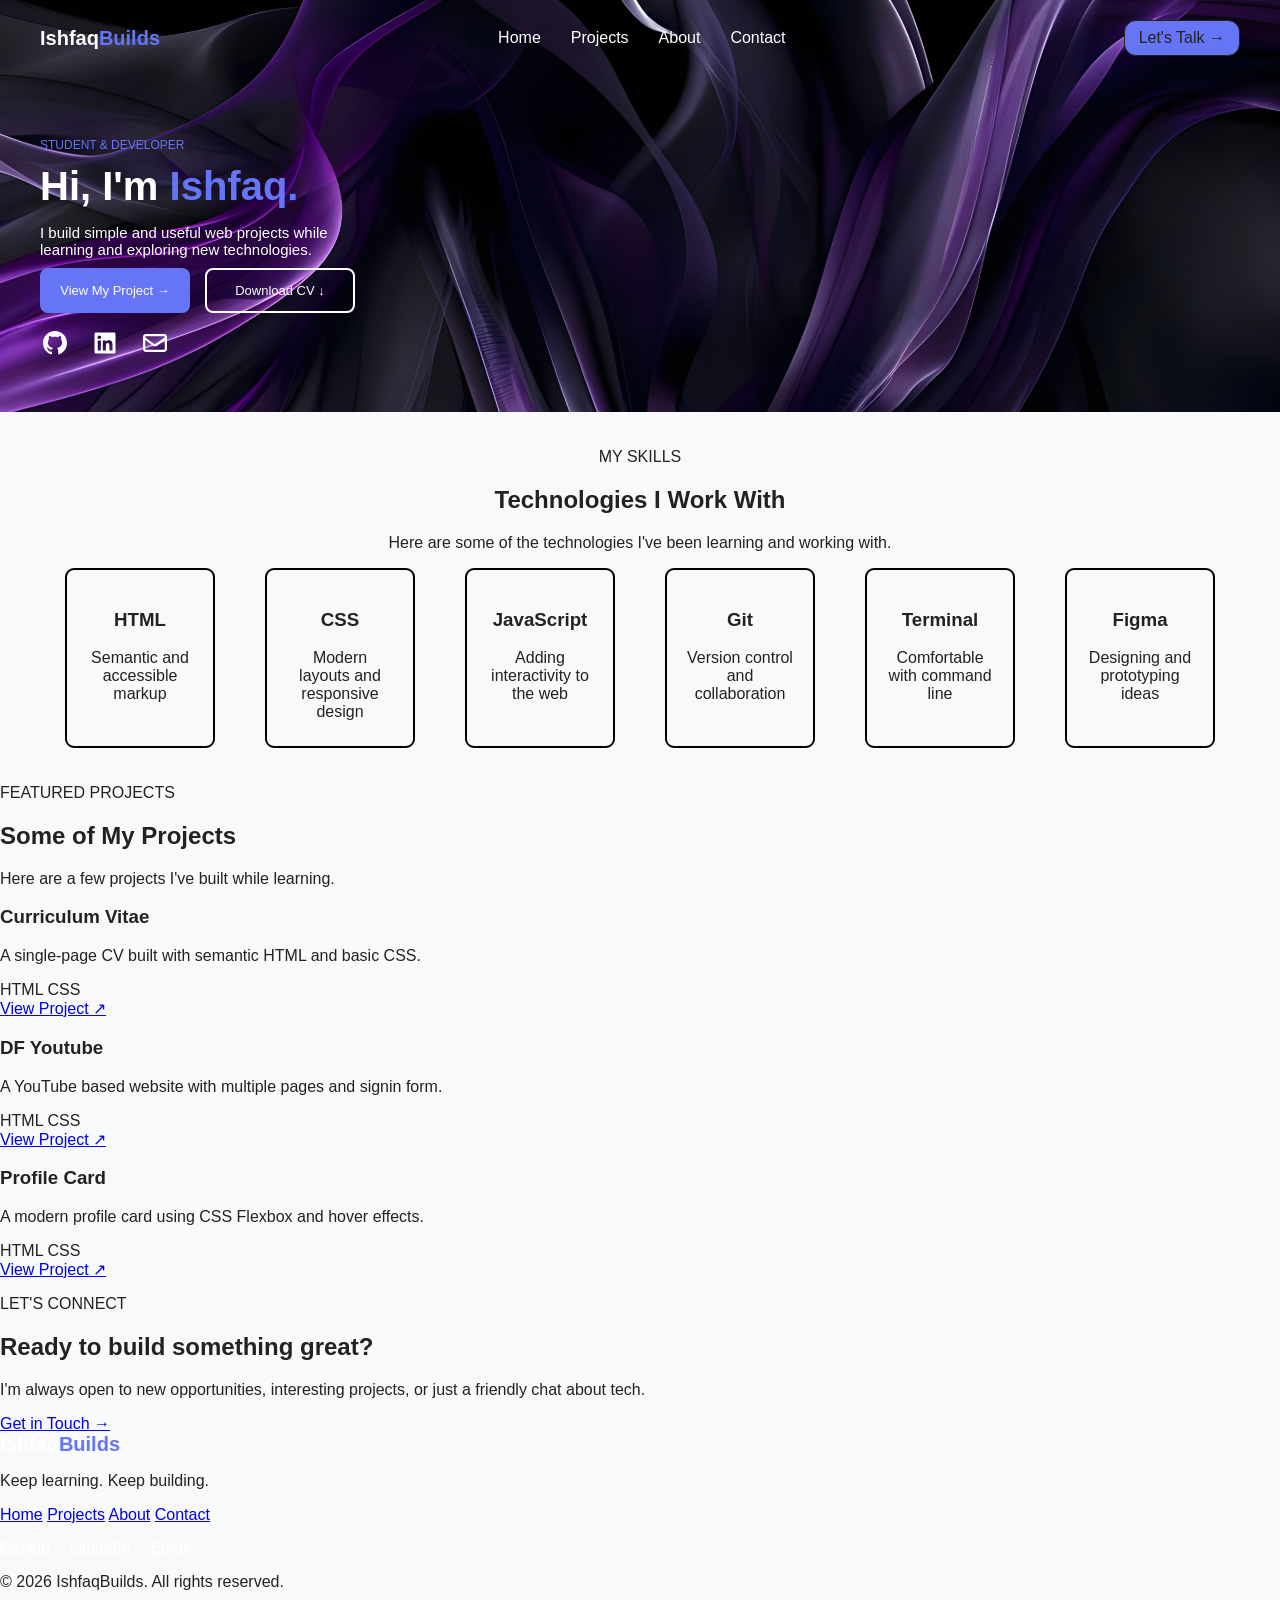
<file: index.html>
<!doctype html>
<html lang="en">
  <head>
    <meta charset="UTF-8" />
    <meta name="viewport" content="width=device-width, initial-scale=1.0" />
    <link rel="stylesheet" href="style.css" />
    <title>IshfaqBuilds | Developer</title>
  </head>

  <body>
    <!-- ################# HEADER / HERO ################# -->

    <header>
      <nav>
        <a href="#" class="logo">Ishfaq<span>Builds</span></a>

        <div class="nav-links">
          <a href="#">Home</a>
          <a href="#projects">Projects</a>
          <a href="#about">About</a>
          <a href="#contact">Contact</a>
        </div>

        <a href="#contact" class="nav-button">Let's Talk →</a>
      </nav>

      <!-- ################# HERO ################# -->

      <section class="hero">
        <div class="hero-content">
          <p class="eyebrow">STUDENT & DEVELOPER</p>

          <h1>Hi, I'm <span>Ishfaq.</span></h1>

          <p class="hero-description">
            I build simple and useful web projects while <br />
            learning and exploring new technologies.
          </p>

          <div class="hero-buttons">
            <a href="#projects">View My Project →</a>
            <a href="cv.pdf">Download CV ↓</a>
          </div>

          <div class="social-links">
            <a href="#github"><svg xmlns="http://www.w3.org/2000/svg" viewBox="0 0 640 640"><path d="M280.5 426.5C214.5 418.5 168 371 168 309.5C168 284.5 177 257.5 192 239.5C185.5 223 186.5 188 194 173.5C214 171 241 181.5 257 196C276 190 296 187 320.5 187C345 187 365 190 383 195.5C398.5 181.5 426 171 446 173.5C453 187 454 222 447.5 239C463.5 258 472 283.5 472 309.5C472 371 425.5 417.5 358.5 426C375.5 437 387 461 387 488.5L387 540.5C387 555.5 399.5 564 414.5 558C505 523.5 576 433 576 321C576 179.5 461 64 319.5 64C178 64 64 179.5 64 321C64 432 134.5 524 229.5 558.5C243 563.5 256 554.5 256 541L256 501C249 504 240 506 232 506C199 506 179.5 488 165.5 454.5C160 441 154 433 142.5 431.5C136.5 431 134.5 428.5 134.5 425.5C134.5 419.5 144.5 415 154.5 415C169 415 181.5 424 194.5 442.5C204.5 457 215 463.5 227.5 463.5C240 463.5 248 459 259.5 447.5C268 439 274.5 431.5 280.5 426.5z"/></svg></a>
            <a href="#linkedin"><svg xmlns="http://www.w3.org/2000/svg" viewBox="0 0 640 640"><path d="M512 96L127.9 96C110.3 96 96 110.5 96 128.3L96 511.7C96 529.5 110.3 544 127.9 544L512 544C529.6 544 544 529.5 544 511.7L544 128.3C544 110.5 529.6 96 512 96zM231.4 480L165 480L165 266.2L231.5 266.2L231.5 480L231.4 480zM198.2 160C219.5 160 236.7 177.2 236.7 198.5C236.7 219.8 219.5 237 198.2 237C176.9 237 159.7 219.8 159.7 198.5C159.7 177.2 176.9 160 198.2 160zM480.3 480L413.9 480L413.9 376C413.9 351.2 413.4 319.3 379.4 319.3C344.8 319.3 339.5 346.3 339.5 374.2L339.5 480L273.1 480L273.1 266.2L336.8 266.2L336.8 295.4L337.7 295.4C346.6 278.6 368.3 260.9 400.6 260.9C467.8 260.9 480.3 305.2 480.3 362.8L480.3 480z"/></svg></a>
            <a href="#email"><svg xmlns="http://www.w3.org/2000/svg" viewBox="0 0 640 640"><path d="M125.4 128C91.5 128 64 155.5 64 189.4C64 190.3 64 191.1 64.1 192L64 192L64 448C64 483.3 92.7 512 128 512L512 512C547.3 512 576 483.3 576 448L576 192L575.9 192C576 191.1 576 190.3 576 189.4C576 155.5 548.5 128 514.6 128L125.4 128zM528 256.3L528 448C528 456.8 520.8 464 512 464L128 464C119.2 464 112 456.8 112 448L112 256.3L266.8 373.7C298.2 397.6 341.7 397.6 373.2 373.7L528 256.3zM112 189.4C112 182 118 176 125.4 176L514.6 176C522 176 528 182 528 189.4C528 193.6 526 197.6 522.7 200.1L344.2 335.5C329.9 346.3 310.1 346.3 295.8 335.5L117.3 200.1C114 197.6 112 193.6 112 189.4z"/></svg></a>
          </div>
        </div>
      </section>
    </header>

    <!-- ################# MAIN CONTENT ################# -->

    <main>
      <section class="skills" id="about">
        <p class="eyebrow">MY SKILLS</p>

        <h2>Technologies I Work With</h2>

        <p class="skills-description">
          Here are some of the technologies I've been learning and working with.
        </p>

        <div class="skills-container">
          <div class="skill-card">
            <h3>HTML</h3>
            <p>Semantic and accessible markup</p>
          </div>

          <div class="skill-card">
            <h3>CSS</h3>
            <p>Modern layouts and responsive design</p>
          </div>

          <div class="skill-card">
            <h3>JavaScript</h3>
            <p>Adding interactivity to the web</p>
          </div>

          <div class="skill-card">
            <h3>Git</h3>
            <p>Version control and collaboration</p>
          </div>

          <div class="skill-card">
            <h3>Terminal</h3>
            <p>Comfortable with command line</p>
          </div>

          <div class="skill-card">
            <h3>Figma</h3>
            <p>Designing and prototyping ideas</p>
          </div>
        </div>
      </section>

      <section class="projects" id="projects">
        <p class="eyebrow">FEATURED PROJECTS</p>
        <h2>Some of My Projects</h2>
        <p>Here are a few projects I've built while learning.</p>

        <div class="projects-container">

          <article class="project-card">
            <div class="project-image"></div>
            <h3>Curriculum Vitae</h3>
            <p>A single-page CV built with semantic HTML and basic CSS.</p>

            <div class="tags">
              <span>HTML</span>
              <span>CSS</span>
            </div>

            <a href="#">View Project ↗</a>
          </article>

          <article class="project-card">
            <div class="project-image"></div>
            <h3>DF Youtube</h3>
            <p>A YouTube based website with multiple pages and signin form.</p>

            <div class="tags">
              <span>HTML</span>
              <span>CSS</span>
            </div>

            <a href="#">View Project ↗</a>
          </article>

          <article class="project-card">
            <div class="project-image"></div>
            <h3>Profile Card</h3>
            <p>A modern profile card using CSS Flexbox and hover effects.</p>

            <div class="tags">
              <span>HTML</span>
              <span>CSS</span>
            </div>

            <a href="#">View Project ↗</a>

          </article>
        </div>
      </section>

      <section class="contact" id="contact">
        <div>
          <p class="eyebrow">LET'S CONNECT</p>
          <h2>Ready to build something great?</h2>
          <p>I'm always open to new opportunities, interesting projects, or just a friendly chat about tech.</p>
        </div>
        <a href="#">Get in Touch →</a>
      </section>
    </main>

    <!-- ################# FOOTER ################# -->

    <footer>
      <div>
        <a href="#" class="logo">Ishfaq<span>Builds</span></a>
        <p>Keep learning. Keep building.</p>
      </div>

      <div class="footer-links">
        <a href="#">Home</a>
        <a href="#projects">Projects</a>
        <a href="#about">About</a>
        <a href="#contact">Contact</a>
      </div>

      <div>
        <div class="social-links">
          <a href="https://github.com/ishfaqbuilds">GitHub</a>
          <a href="https://linkedin.com/ishfaqbuilds">LinkedIn</a>
          <a href="mailto:ishfaq.builds@gmail.com">Email</a>
        </div>

        <p>© 2026 IshfaqBuilds. All rights reserved.</p>
      </div>
    </footer>
  </body>
</html>
</file>
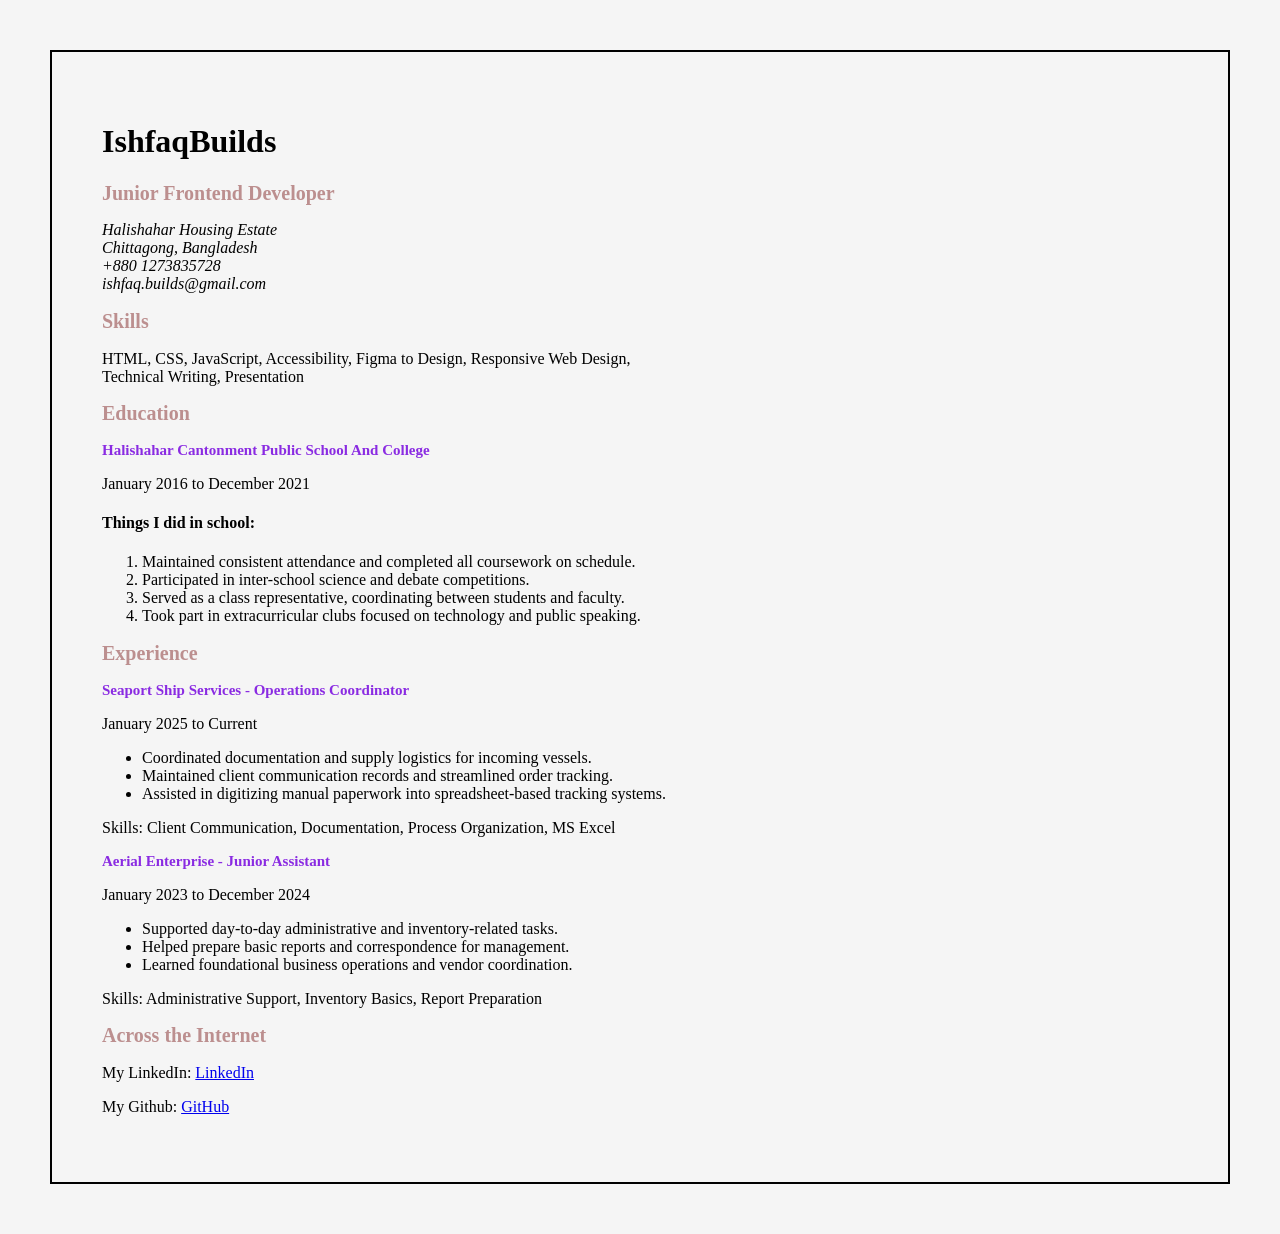
<file: Curriculum Vitae/index.html>
<!doctype html>
<html lang="en">
  <head>
    <meta charset="UTF-8" />
    <meta name="viewport" content="width=device-width, initial-scale=1.0" />
    <title>Curriculum Vitae of IshfaqBuilds</title>

    <!-- SEO Meta Tags -->
    <meta name="description" content="CV of IshfaqBuilds, Junior Frontend Developer based in Chittagong, Bangladesh"/>
    <meta name="keywords" content="Frontend Developer, HTML, CSS, JavaScript, CV, Resume, IshfaqBuilds"/>
    <meta name="author" content="IshfaqBuilds"/>

    <!-- Open Graph Tags -->
    <meta property="og:title" content="IshfaqBuilds - Junior Frontend Developer CV" />
    <meta property="og:description" content="CV of Ishfaq, Junior Frontend Developer based in Chittagong, Bangladesh." />
    <meta property="og:type" content="profile" />
    <meta property="og:url" content="https://ishfaqbuilds.dev/" />
    <meta property="og:image" content="https://ishfaqbuilds.dev/Profile.PNG" />

    <!-- Favicon -->
    <link rel="icon" type="image/png" href="favicon.png" />

  </head>

  <body style="border: 2px solid black; padding: 50px; margin: 50px; background-color: whitesmoke;">
    <header>
      <h1>IshfaqBuilds</h1>
      <h2 style="font-size: 20px; color: rosybrown;">Junior Frontend Developer</h2>
      <address>
        Halishahar Housing Estate <br />
        Chittagong, Bangladesh <br />
        +880 1273835728 <br />
        ishfaq.builds@gmail.com
      </address>
    </header>

    <main>
      <section>
        <h2 style="font-size: 20px; color: rosybrown;">Skills</h2>
        <p style="width: 550px;">
          HTML, CSS, JavaScript, Accessibility, Figma to Design, Responsive Web Design, Technical Writing, Presentation
        </p>
      </section>

      <section>
        <h2 style="font-size: 20px; color: rosybrown;">Education</h2>
        <h3 style="font-size: 15px; color: blueviolet;">Halishahar Cantonment Public School And College</h3>
        <p>January 2016 to December 2021</p>
        <h4>Things I did in school:</h4>
        <ol>
          <li>Maintained consistent attendance and completed all coursework on schedule.</li>
          <li>Participated in inter-school science and debate competitions.</li>
          <li>Served as a class representative, coordinating between students and faculty.</li>
          <li>Took part in extracurricular clubs focused on technology and public speaking.</li>
        </ol>
      </section>

      <section>
        <h2 style="font-size: 20px; color: rosybrown;">Experience</h2>
        <h3 style="font-size: 15px; color: blueviolet;">Seaport Ship Services - Operations Coordinator</h3>
        <p>January 2025 to Current</p>
        <ul>
          <li>Coordinated documentation and supply logistics for incoming vessels.</li>
          <li>Maintained client communication records and streamlined order tracking.</li>
          <li>Assisted in digitizing manual paperwork into spreadsheet-based tracking systems.</li>
        </ul>
        <p>Skills: Client Communication, Documentation, Process Organization, MS Excel</p>

        <h3 style="font-size: 15px; color: blueviolet;">Aerial Enterprise - Junior Assistant</h3>
        <p>January 2023 to December 2024</p>
        <ul>
          <li>Supported day-to-day administrative and inventory-related tasks.</li>
          <li>Helped prepare basic reports and correspondence for management.</li>
          <li>Learned foundational business operations and vendor coordination.</li>
        </ul>
        <p>Skills: Administrative Support, Inventory Basics, Report Preparation</p>
      </section>

      <section>
        <h2 style="font-size: 20px; color: rosybrown;">Across the Internet</h2>
        <p>My LinkedIn: <a href="https://bd.linkedin.com/in/ishfaqbuilds" target="_blank" rel="noopener noreferrer">LinkedIn</a></p>
        <p> My Github: <a href="https://www.github.com/ishfaqbuilds" target="_blank" rel="noopener noreferrer">GitHub</a></p>
      </section>
    </main>
  </body>
</html>
</file>
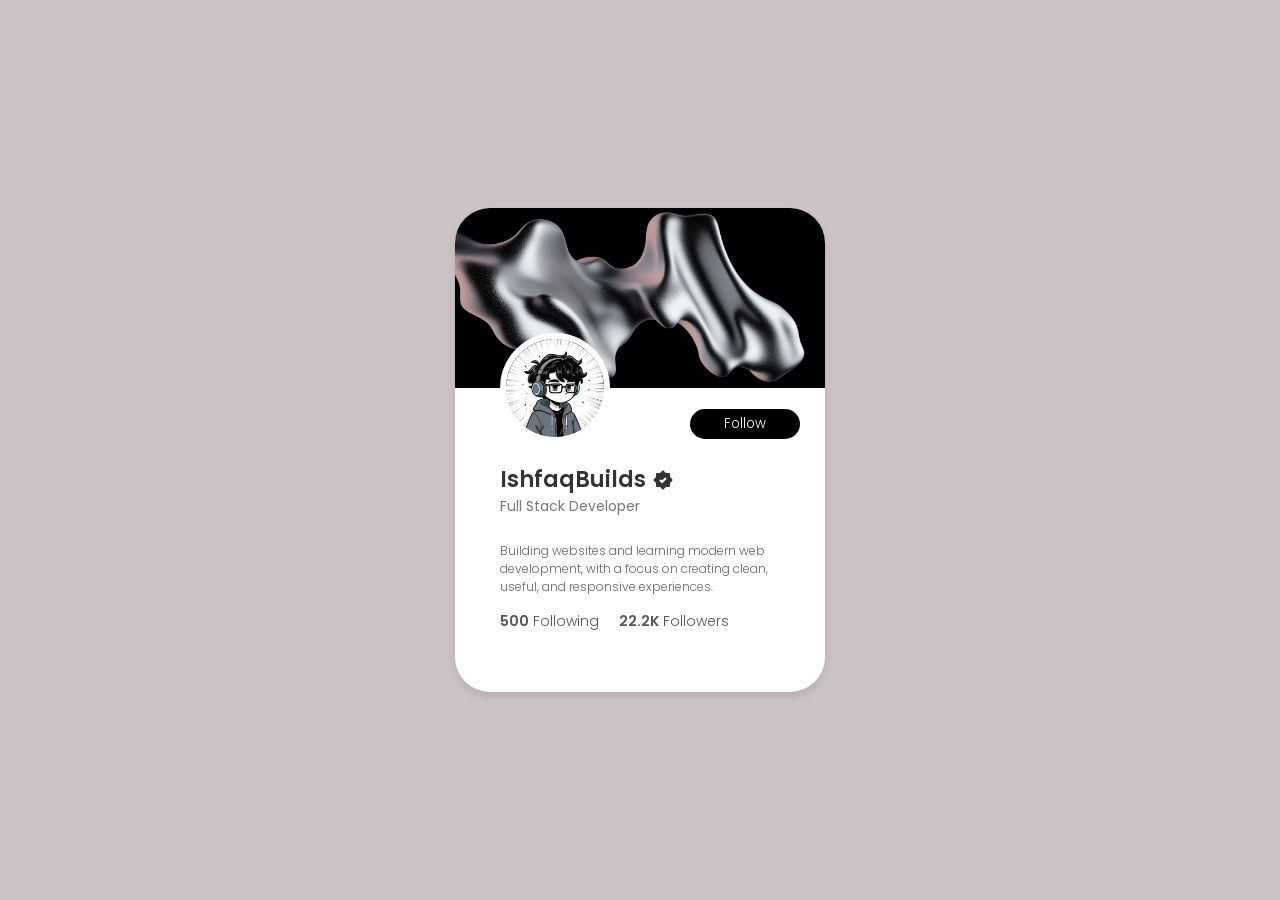
<file: ProfileCard/index.html>
<!doctype html>
<html lang="en">
  <head>
    <meta charset="UTF-8" />
    <meta name="viewport" content="width=device-width, initial-scale=1.0" />
    <title>Profile Card</title>

    <!-- CSS -->
    <link rel="stylesheet" href="style.css" />
  </head>
  <body>
    <div class="profile_card">
      <div class="cover_image">
        <img src="coverImg.jpeg" alt="Cover Image" class="cover_img" />
      </div>

      <div class="profile_top">
        <div class="image">
          <img src="Profile.jpg" alt="Profile Image" class="profile_img" />
        </div>

        <button class="follow_button">
          <a href="https://github.com/ishfaqbuilds">Follow</a>
        </button>
      </div>

      <div class="profile_data">
        <span class="name">
          IshfaqBuilds
          <svg
            xmlns="http://www.w3.org/2000/svg"
            width="24"
            height="24"
            fill="currentColor"
            viewBox="0 0 24 24">
            <!--Boxicons v3.0.8 https://boxicons.com | License  https://docs.boxicons.com/free-->
            <path d="M19 9.09V6c0-.55-.45-1-1-1h-3.09L12.7 2.79a.996.996 0 0 0-1.41 0L9.08 5H5.99c-.55 0-1 .45-1 1v3.09L2.78 11.3a.996.996 0 0 0 0 1.41l2.21 2.21v3.09c0 .55.45 1 1 1h3.09l2.21 2.21c.2.2.45.29.71.29s.51-.1.71-.29l2.21-2.21h3.09c.55 0 1-.45 1-1v-3.09l2.21-2.21a.996.996 0 0 0 0-1.41l-2.21-2.21Zm-8 6.33-2.71-2.71L9.7 11.3l1.29 1.29 3.29-3.29 1.41 1.41-4.71 4.71Z"></path>
          </svg>
        </span>

        <span class="job">Full Stack Developer</span>

        <p class="description">
          Building websites and learning modern web development, with a focus on
          creating clean, useful, and responsive experiences.
        </p>

        <div class="stats">
          <span><strong>500</strong> Following</span>
          <span><strong>22.2K</strong> Followers</span>
        </div>
      </div>
    </div>
  </body>
</html>
</file>
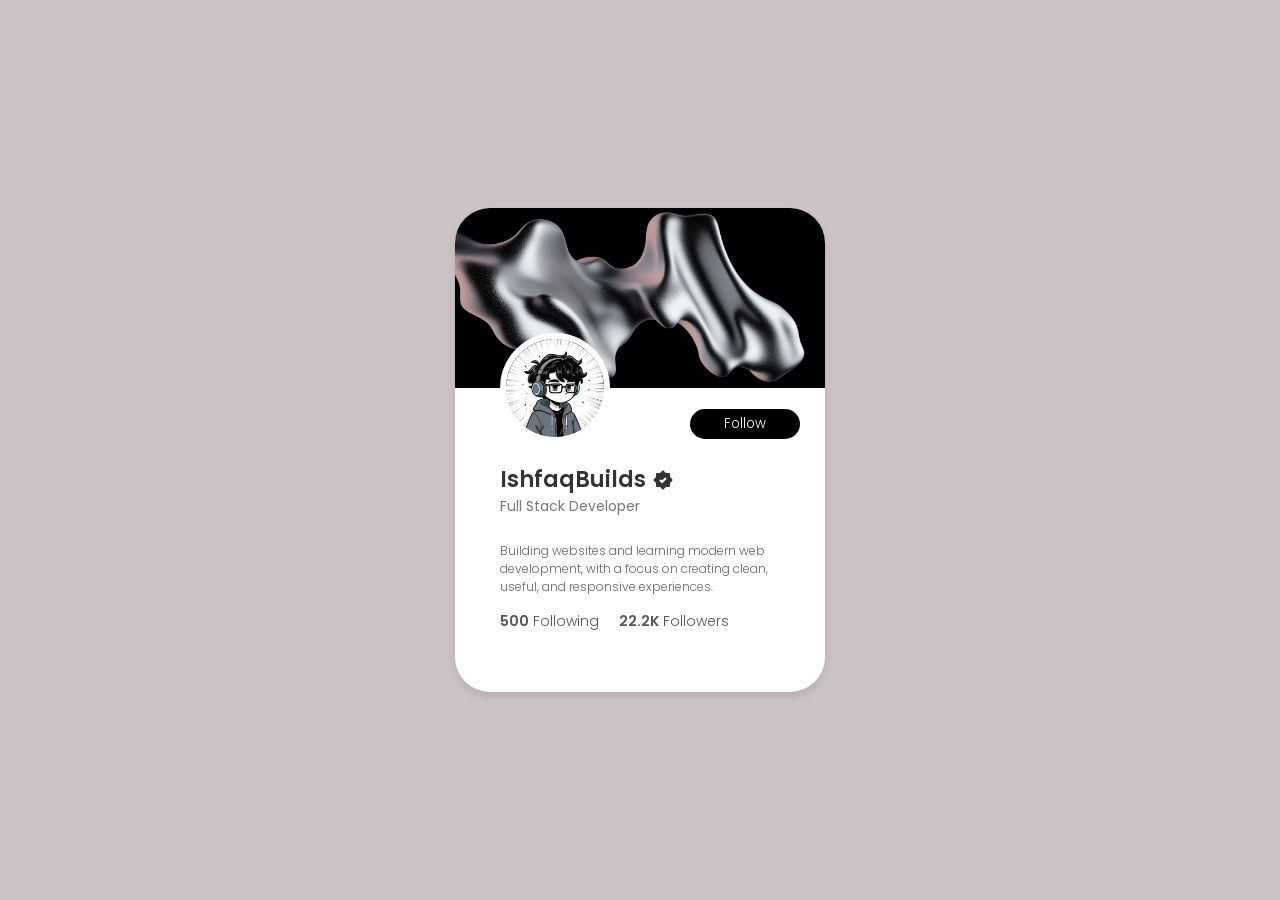
<file: profileCard/index.html>
<!doctype html>
<html lang="en">
  <head>
    <meta charset="UTF-8" />
    <meta name="viewport" content="width=device-width, initial-scale=1.0" />
    <title>Built by Ishfaq</title>

    <!-- CSS -->
    <link rel="stylesheet" href="style.css" />
  </head>
  <body>
    <div class="profile_card">
      <div class="cover_image">
        <img src="coverImg.jpeg" alt="Cover Image" class="cover_img" />
      </div>

      <div class="profile_top">
        <div class="image">
          <img src="Profile.jpg" alt="Profile Image" class="profile_img" />
        </div>

        <button class="follow_button">
          <a href="https://github.com/ishfaqbuilds">Follow</a>
        </button>
      </div>

      <div class="profile_data">
        <span class="name">
          IshfaqBuilds
          <svg
            xmlns="http://www.w3.org/2000/svg"
            width="24"
            height="24"
            fill="currentColor"
            viewBox="0 0 24 24">
            <!--Boxicons v3.0.8 https://boxicons.com | License  https://docs.boxicons.com/free-->
            <path d="M19 9.09V6c0-.55-.45-1-1-1h-3.09L12.7 2.79a.996.996 0 0 0-1.41 0L9.08 5H5.99c-.55 0-1 .45-1 1v3.09L2.78 11.3a.996.996 0 0 0 0 1.41l2.21 2.21v3.09c0 .55.45 1 1 1h3.09l2.21 2.21c.2.2.45.29.71.29s.51-.1.71-.29l2.21-2.21h3.09c.55 0 1-.45 1-1v-3.09l2.21-2.21a.996.996 0 0 0 0-1.41l-2.21-2.21Zm-8 6.33-2.71-2.71L9.7 11.3l1.29 1.29 3.29-3.29 1.41 1.41-4.71 4.71Z"></path>
          </svg>
        </span>

        <span class="job">Full Stack Developer</span>

        <p class="description">
          Building websites and learning modern web development, with a focus on
          creating clean, useful, and responsive experiences.
        </p>

        <div class="stats">
          <span><strong>500</strong> Following</span>
          <span><strong>22.2K</strong> Followers</span>
        </div>
      </div>
    </div>
  </body>
</html>
</file>
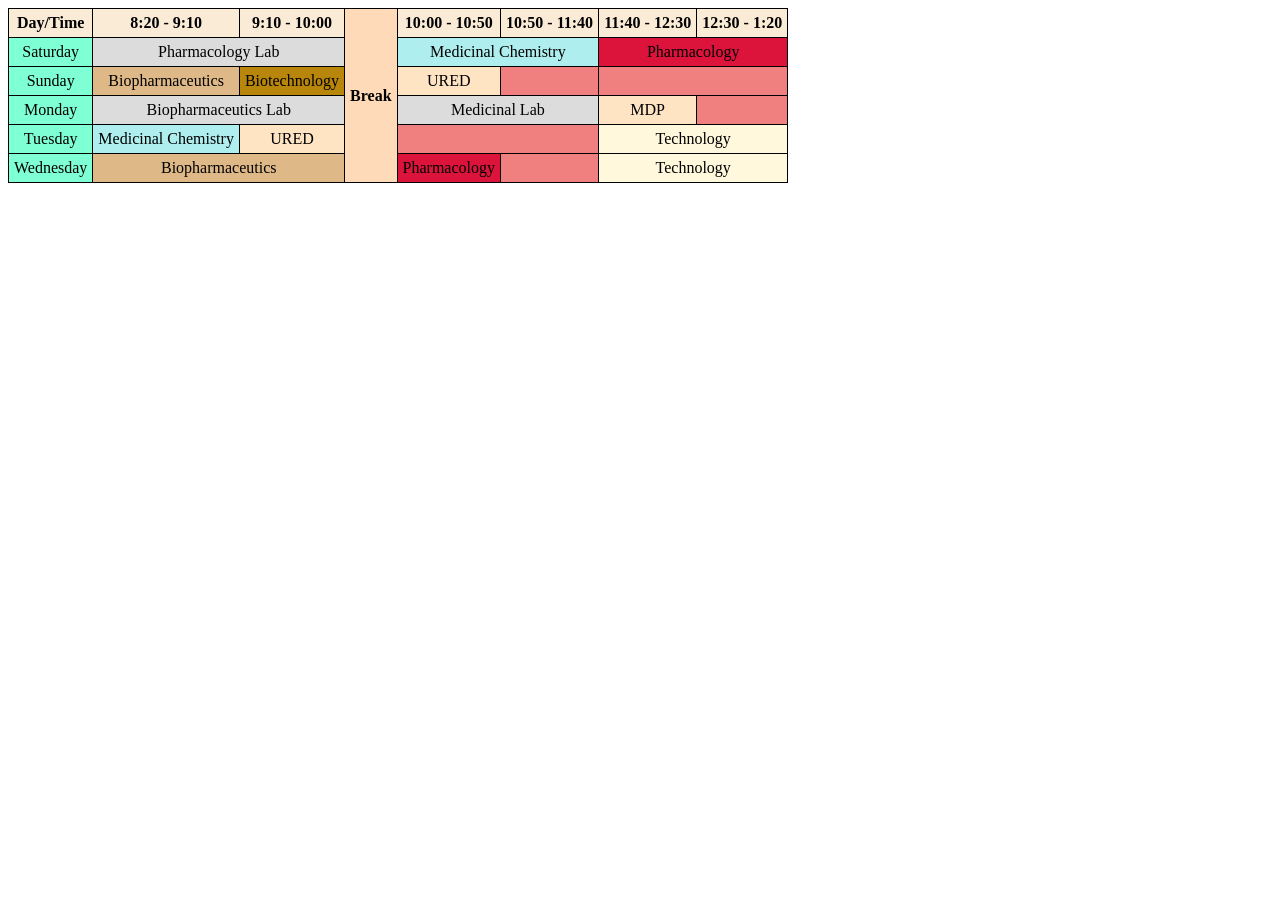
<file: Routine/index.html>
<!doctype html>
<html lang="en">
  <head>
    <meta charset="UTF-8" />
    <meta name="viewport" content="width=device-width, initial-scale=1.0" />
    <title>Class Routine</title>
  </head>
  <body>
    <table style="border-collapse: collapse">
      <tr>
        <th style="border: 1px solid black; padding: 5px; background-color: antiquewhite; text-align: center;">Day/Time</th>
        <th style="border: 1px solid black; padding: 5px; background-color: antiquewhite; text-align: center;">8:20 - 9:10</th>
        <th style="border: 1px solid black; padding: 5px; background-color: antiquewhite; text-align: center;">9:10 - 10:00</th>
        <th style="border: 1px solid black; padding: 5px; background-color: peachpuff; text-align: center;" rowspan="6">Break</th>
        <th style="border: 1px solid black; padding: 5px; background-color: antiquewhite; text-align: center;">10:00 - 10:50</th>
        <th style="border: 1px solid black; padding: 5px; background-color: antiquewhite; text-align: center;">10:50 - 11:40</th>
        <th style="border: 1px solid black; padding: 5px; background-color: antiquewhite; text-align: center;">11:40 - 12:30</th>
        <th style="border: 1px solid black; padding: 5px; background-color: antiquewhite; text-align: center;">12:30 - 1:20</th>
      </tr>

      <tr>
        <td style="border: 1px solid black; padding: 5px; background-color: aquamarine; text-align: center;" >Saturday</td>
        <td style="border: 1px solid black; padding: 5px; background-color: gainsboro; text-align: center;" colspan="2">Pharmacology Lab</td>
        <td style="border: 1px solid black; padding: 5px; background-color: paleturquoise; text-align: center;" colspan="2">Medicinal Chemistry</td>
        <td style="border: 1px solid black; padding: 5px; background-color: crimson; text-align: center;" colspan="2">Pharmacology</td>
      </tr>

      <tr>
        <td style="border: 1px solid black; padding: 5px; background-color: aquamarine; text-align: center;">Sunday</td>
        <td style="border: 1px solid black; padding: 5px; background-color: burlywood; text-align: center;">Biopharmaceutics</td>
        <td style="border: 1px solid black; padding: 5px; background-color: darkgoldenrod; text-align: center;">Biotechnology</td>
        <td style="border: 1px solid black; padding: 5px; background-color: bisque; text-align: center;">URED</td>
        <td style="border: 1px solid black; padding: 5px; background-color: lightcoral; text-align: center;"></td>
        <td style="border: 1px solid black; padding: 5px; background-color: lightcoral; text-align: center;" colspan="2"></td>
      </tr>
      
      <tr>
        <td style="border: 1px solid black; padding: 5px; background-color: aquamarine; text-align: center;">Monday</td>
        <td style="border: 1px solid black; padding: 5px; background-color: gainsboro; text-align: center;" colspan="2">Biopharmaceutics Lab</td>
        <td style="border: 1px solid black; padding: 5px; background-color: gainsboro; text-align: center;" colspan="2">Medicinal Lab</td>
        <td style="border: 1px solid black; padding: 5px; background-color: bisque; text-align: center;">MDP</td>
        <td style="border: 1px solid black; padding: 5px; background-color: lightcoral; text-align: center;"></td>
      </tr>

      <tr>
          <td style="border: 1px solid black; padding: 5px; background-color: aquamarine; text-align: center;">Tuesday</td>
          <td style="border: 1px solid black; padding: 5px; background-color: paleturquoise; text-align: center;">Medicinal Chemistry</td>
          <td style="border: 1px solid black; padding: 5px; background-color: bisque; text-align: center;">URED</td>
          <td style="border: 1px solid black; padding: 5px; background-color: lightcoral; text-align: center;" colspan="2"></td>
          <td style="border: 1px solid black; padding: 5px; background-color: cornsilk; text-align: center;" colspan="2">Technology</td>
      </tr>

      <tr>
        <td style="border: 1px solid black; padding: 5px; background-color: aquamarine; text-align: center;">Wednesday</td>
        <td style="border: 1px solid black; padding: 5px; background-color: burlywood; text-align: center;" colspan="2">Biopharmaceutics</td>
        <td style="border: 1px solid black; padding: 5px; background-color: crimson; text-align: center;">Pharmacology</td>
        <td style="border: 1px solid black; padding: 5px; background-color: lightcoral; text-align: center;"></td>
        <td style="border: 1px solid black; padding: 5px; background-color: cornsilk; text-align: center;" colspan="2">Technology</td>
      </tr>
    </table>
  </body>
</html>
</file>
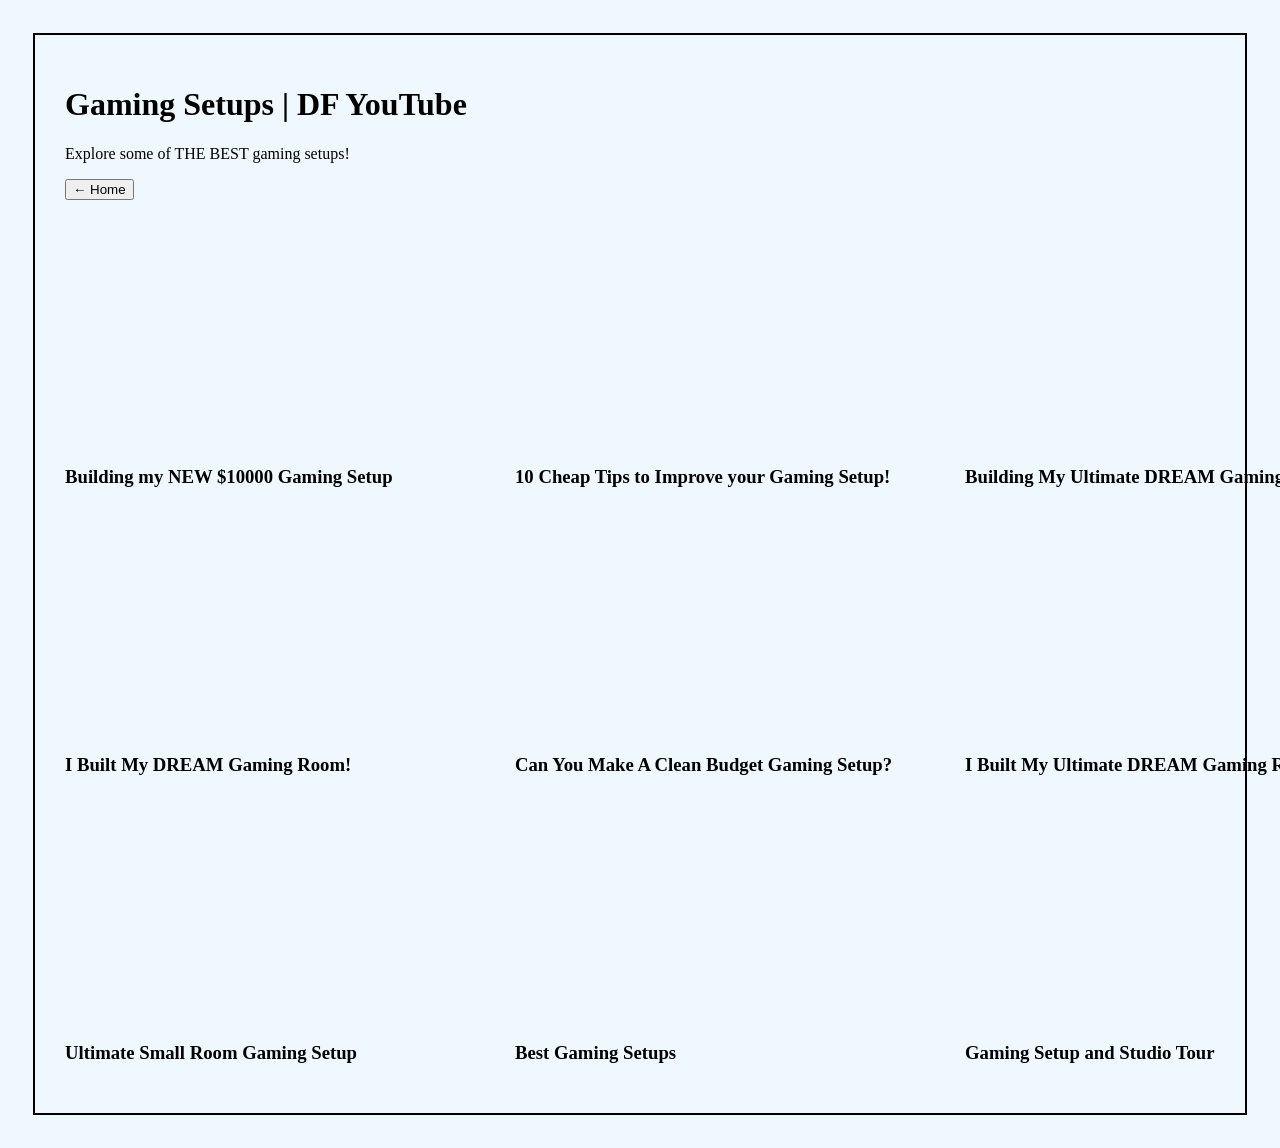
<file: DF Youtube/gamingSetup.html>
<!doctype html>
<html lang="en">
  <head>
    <meta charset="UTF-8" />
    <meta name="viewport" content="width=device-width, initial-scale=1.0" />
    <title>Gaming Setups | DF YouTube</title>
  </head>

  <body
    style="
      border: 2px solid black;
      padding: 30px;
      margin: 33px;
      background-color: aliceblue;
    "
  >
    <header>
      <h1>Gaming Setups | DF YouTube</h1>
      <p>Explore some of THE BEST gaming setups!</p>
      <nav>
        <a href="index.html"> <button>&#8592; Home</button></a>
        <br />
        <br />
      </nav>
    </header>

    <main>
      <div style="display: flex; gap: 50px">
        <div>
          <iframe
            width="400"
            height="225"
            src="https://www.youtube.com/embed/wy3xuKCHQMY?si=pUa7aMhjsjhbUguo"
            title="YouTube video player"
            frameborder="0"
            allowfullscreen
          ></iframe>
          <h3>Building my NEW $10000 Gaming Setup</h3>
        </div>

        <div>
          <iframe
            width="400"
            height="225"
            src="https://www.youtube.com/embed/QIYtcz7CQEM?si=TmOY8J6LuLFNP6hR"
            title="YouTube video player"
            frameborder="0"
            allowfullscreen
          ></iframe>
          <h3>10 Cheap Tips to Improve your Gaming Setup!</h3>
        </div>

        <div>
          <iframe
            width="400"
            height="225"
            src="https://www.youtube.com/embed/AkD3-yVHRAM?si=APMXdM-0pM1eEWFw"
            title="YouTube video player"
            frameborder="0"
            allowfullscreen
          ></iframe>
          <h3>Building My Ultimate DREAM Gaming Setup</h3>
        </div>
      </div>

      <div style="display: flex; gap: 50px">
        <div>
          <iframe
            width="400"
            height="225"
            src="https://www.youtube.com/embed/uZ3nwYVGMZg?si=JQSlZbtVMz2tQMxP"
            title="YouTube video player"
            frameborder="0"
            allowfullscreen
          ></iframe>
          <h3>I Built My DREAM Gaming Room!</h3>
        </div>

        <div>
          <iframe
            width="400"
            height="225"
            src="https://www.youtube.com/embed/fcCLBL5yv-o?si=UAdwnGHEsDLPghN4"
            title="YouTube video player"
            frameborder="0"
            allowfullscreen
          ></iframe>
          <h3>Can You Make A Clean Budget Gaming Setup?</h3>
        </div>

        <div>
          <iframe
            width="400"
            height="225"
            src="https://www.youtube.com/embed/j6PJOtcE3UQ?si=w9btftJ-roOj7_Ck"
            title="YouTube video player"
            frameborder="0"
            allowfullscreen
          ></iframe>
          <h3>I Built My Ultimate DREAM Gaming Room</h3>
        </div>
      </div>

      <div style="display: flex; gap: 50px">
        <div>
          <iframe
            width="400"
            height="225"
            src="https://www.youtube.com/embed/h8wX2SFSDDY"
            title="Gaming Setup Room Tour"
            frameborder="0"
            allowfullscreen
          ></iframe>
          <h3>Ultimate Small Room Gaming Setup</h3>
        </div>

        <div>
          <iframe
            width="400"
            height="225"
            src="https://www.youtube.com/embed/94WoHfgMUXo"
            title="Best Gaming Setups"
            frameborder="0"
            allowfullscreen
          ></iframe>
          <h3>Best Gaming Setups</h3>
        </div>

        <div>
          <iframe
            width="400"
            height="225"
            src="https://www.youtube.com/embed/eAhf-Zvv-Vs"
            title="Gaming Setup and Studio Tour"
            frameborder="0"
            allowfullscreen
          ></iframe>
          <h3>Gaming Setup and Studio Tour</h3>
        </div>
      </div>
    </main>
  </body>
</html>
</file>
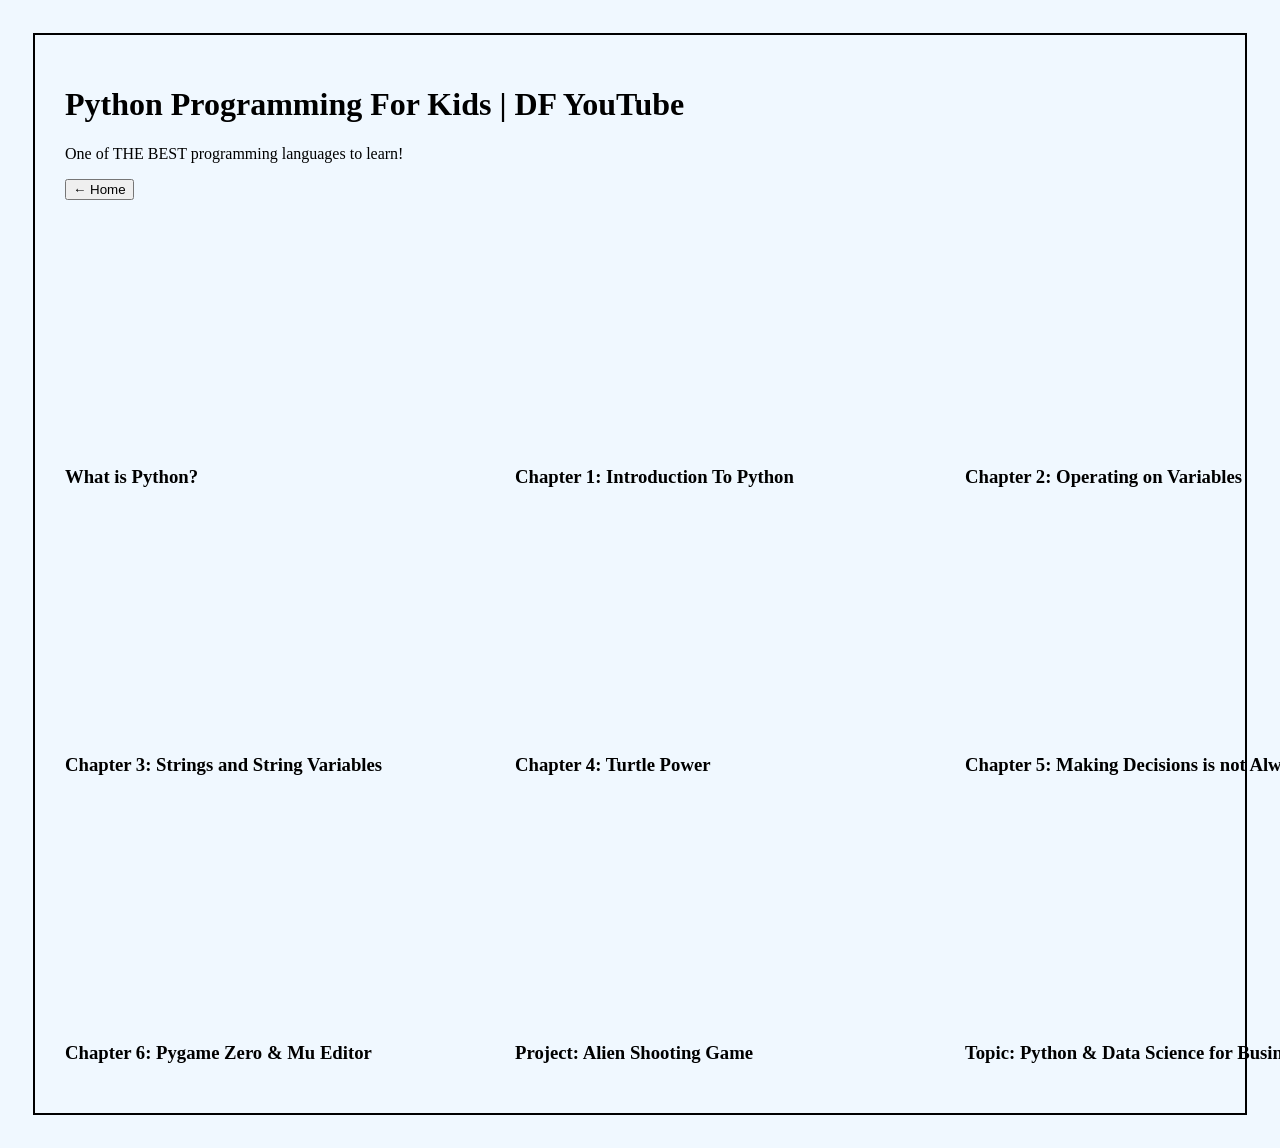
<file: DF Youtube/pythonProgramming.html>
<!doctype html>
<html lang="en">
  <head>
    <meta charset="UTF-8" />
    <meta name="viewport" content="width=device-width, initial-scale=1.0" />
    <title>Python Programming | DF YouTube</title>
  </head>

  <body
    style="
      border: 2px solid black;
      padding: 30px;
      margin: 33px;
      background-color: aliceblue;
    "
  >
    <header>
      <h1>Python Programming For Kids | DF YouTube</h1>
      <p>One of THE BEST programming languages to learn!</p>
      <nav>
        <a href="index.html"> <button>&#8592; Home</button></a>
        <br />
        <br />
      </nav>
    </header>

    <main>
      <div style="display: flex; gap: 50px">
        <div>
          <iframe
            width="400"
            height="225"
            src="https://www.youtube.com/embed/AODtS3S1ffE?si=fnHbQ9yJic2nHsSP"
            title="YouTube video player"
            frameborder="0"
            allowfullscreen
          ></iframe>
          <h3>What is Python?</h3>
        </div>

        <div>
          <iframe
            width="400"
            height="225"
            src="https://www.youtube.com/embed/Nj-L0FC2c0U?si=h1qHawP8qHWu5y6y"
            title="YouTube video player"
            frameborder="0"
            allowfullscreen
          ></iframe>
          <h3>Chapter 1: Introduction To Python</h3>
        </div>

        <div>
          <iframe
            width="400"
            height="225"
            src="https://www.youtube.com/embed/qQHl0VqM8Ac?si=eJk2EKFHC_1XU8i4"
            title="YouTube video player"
            frameborder="0"
            allowfullscreen
          ></iframe>
          <h3>Chapter 2: Operating on Variables</h3>
        </div>
      </div>

      <div style="display: flex; gap: 50px">
        <div>
          <iframe
            width="400"
            height="225"
            src="https://www.youtube.com/embed/eHfHeXVAfMY?si=k5Cz8KwRxS981jgK"
            title="YouTube video player"
            frameborder="0"
            allowfullscreen
          ></iframe>
          <h3>Chapter 3: Strings and String Variables</h3>
        </div>

        <div>
          <iframe
            width="400"
            height="225"
            src="https://www.youtube.com/embed/XOfNHCGfJEM?si=N9A1h2Hoj1BRBy7u"
            title="YouTube video player"
            frameborder="0"
            allowfullscreen
          ></iframe>
          <h3>Chapter 4: Turtle Power</h3>
        </div>

        <div>
          <iframe
            width="400"
            height="225"
            src="https://www.youtube.com/embed/-nhQLauWAgE?si=lkXAwPvNsNQkObk4"
            title="YouTube video player"
            frameborder="0"
            allowfullscreen
          ></iframe>
          <h3>Chapter 5: Making Decisions is not Always Tough</h3>
        </div>
      </div>

      <div style="display: flex; gap: 50px">
        <div>
          <iframe
            width="400"
            height="225"
            src="https://www.youtube.com/embed/PssXf4PQUms?si=YNUX_MMEbTxDoAfL"
            title="YouTube video player"
            frameborder="0"
            allowfullscreen
          ></iframe>
          <h3>Chapter 6: Pygame Zero & Mu Editor</h3>
        </div>

        <div>
          <iframe
            width="400"
            height="225"
            src="https://www.youtube.com/embed/MZiJI_F8kWU?si=W1LfeGE-CZUhpz_P"
            title="YouTube video player"
            frameborder="0"
            allowfullscreen
          ></iframe>
          <h3>Project: Alien Shooting Game</h3>
        </div>

        <div>
          <iframe
            width="400"
            height="225"
            src="https://www.youtube.com/embed/c9UzQ1bYB6s?si=UoyePSW_xoWfRwth"
            title="YouTube video player"
            frameborder="0"
            allowfullscreen
          ></iframe>
          <h3>Topic: Python & Data Science for Business</h3>
        </div>
      </div>
    </main>
  </body>
</html>
</file>
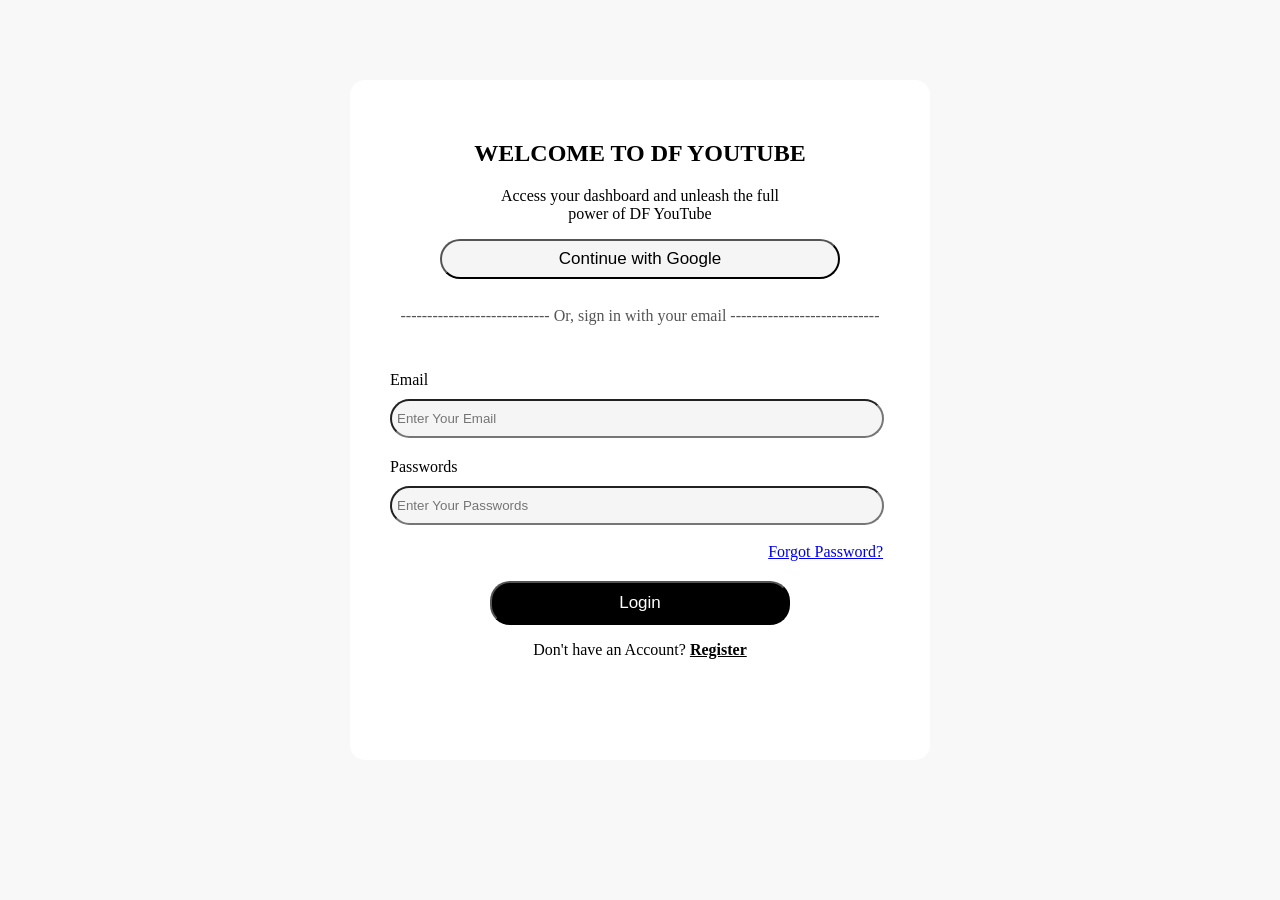
<file: DF Youtube/signin.html>
<!doctype html>
<html lang="en">
  <head>
    <meta charset="UTF-8" />
    <meta name="viewport" content="width=device-width, initial-scale=1.0" />
    <title>Sign In</title>
  </head>
  <body style="margin: 0px; background-color: #f8f8f8">
    <main
      style="
        width: 500px;
        height: 600px;
        margin: 80px auto;
        padding: 40px;
        background-color: white;
        border-radius: 15px;
      "
    >
      <header style="text-align: center;">
        <h2>WELCOME TO DF YOUTUBE</h2>
        <p>
          Access your dashboard and unleash the full <br />
          power of DF YouTube
        </p>
      </header>

      <section style="text-align: center;">
        <button style="width: 400px; height: 40px; text-align: center; font-size: 17px; background-color: whitesmoke; border-radius: 20px;">Continue with Google</button>
        <br><br>
        <p style="text-align: center; margin: 10px; color: #555;">---------------------------- Or, sign in with your email ---------------------------- </p>
      </section>
      <br> <br> 

      <form action="index.html">
        <div style="margin-bottom: 20px;">
            <label for="email" style="display: block; margin-bottom: 10px;">Email</label>
            <input id="email" type="email" name="email" placeholder="Enter Your Email" style="width: 480px; height: 25px; padding: 5px; border-radius: 20px; background-color: whitesmoke;">
        </div>

        <div style="margin-bottom: 20px;">
            <label for="password" style="display: block; margin-bottom: 10px;">Passwords</label>
            <input id="password" type="password" name="password" placeholder="Enter Your Passwords" style="width: 480px; height: 25px; padding: 5px; border-radius: 20px; background-color: whitesmoke;">
            <br><br> <a href="#" style="display: block; text-align: right; margin-right: 7px;">Forgot Password?</a>
        </div>

        <input
            style="display: block; margin: auto; width: 300px; padding: 10px; border-radius: 20px; background-color: black; color: white; font-size: 17px;"
            type="submit"
            value="Login"
        >
      </form>

      <footer style="text-align: center; margin-top: 10px;">
            <p> Don't have an Account? <a href="#" style="color: black; font-weight: bold;"> Register</a></p>
    </footer>

    </main>
  </body>
</html>
</file>
<file: style.css>
* {
  box-sizing: border-box;
}

:root {
  --primary: #2c4054;
  --background: #f8f9fa;
  --text: #222;
  --white: #ffffff;
  --buttons: #6675f5;
}

body {
  margin: 0;
  background-color: var(--background);
  color: var(--text);
  font-family: Arial, sans-serif;
}

/* ##################### HEADER / HERO ##################### */

header {
  background-image: url("hero-image.jpeg");
  background-size: cover;
  background-position: center;
  background-repeat: no-repeat;
}

/* ##################### NAVBAR ##################### */

nav {
  display: flex;
  justify-content: space-between;
  align-items: center;
  padding: 20px 40px; /* top-bottom and left-right */
}

nav .nav-links {
  display: flex;
  gap: 30px;
}

.nav-links a {
  color: var(--white);
  text-decoration: none;
}

.logo {
  font-weight: bold;
  color: var(--white);
  font-size: 20px;
  text-decoration: none;
}

.logo span {
  color: var(--buttons);
}

/* ##################### Let's Talk Button ##################### */

a.nav-button {
  border: 1px solid #222;
  padding: 8px 14px;
  border-radius: 12px;
  text-align: center;
  text-decoration: none;
  color: var(--text);
  background-color: var(--buttons);
}

/* ##################### HERO SECTION ##################### */

.hero {
  display: flex;
  justify-content: space-between;
  align-items: center;
  padding: 50px 40px; /* top-bottom and left-right */
  background-color: transparent;
}

.hero-content {
  max-width: 600px;
}

.hero .eyebrow {
  font-size: 12px;
  color: var(--buttons);
}

.hero h1 {
  color: var(--white);
  font-size: 40px;
  margin: 0 0 15px;
}

.hero h1 span {
  color: var(--buttons);
}

.hero-description {
  color: var(--white);
  font-size: 15px;
  margin-bottom: 10px;
}

/* ##################### HERO BUTTONS ##################### */

.hero-buttons {
  display: flex;
  gap: 15px;
}

.hero-buttons a {
  display: inline-flex;

  justify-content: center;
  align-items: center;

  border: 2px solid transparent;
  width: 150px;
  height: 45px;
  border-radius: 8px;

  text-decoration: none;
  color: var(--white);
  font-size: small;

  transition: 0.3s;
}

/* ######## VIEW MY PROJECT BUTTON ######## */

.hero-buttons a:first-child {
  background-color: var(--buttons);
}

/* ######## DOWNLOAD CV BUTTON ######## */

.hero-buttons a:last-child {
  border-color: var(--white);
}

/* ######## BUTTON HOVER ######## */

.hero-buttons a:hover {
  transform: translateY(-3px);
  opacity: 0.9;
}

/* ##################### SOCIAL LINKS ##################### */

.social-links {
  display: flex;
  gap: 20px;
  margin-top: 15px;
}

.social-links svg {
  width: 30px;
  height: 30px;
  fill: currentColor;
  transition: 0.3s;
}

.social-links a {
  color: var(--white);
}

.social-links a:hover {
  color: var(--buttons);
}

/* ##################### SKILLS ##################### */

.skills {
  padding: 20px 40px;
  text-align: center;
  background-color: var(--background);
}

.skills-container {
  display: flex;
  justify-content: center;
  gap: 50px;
}

.skill-card {
  border: 2px solid black;
  width: 150px;
  height: 180px;
  padding: 20px;
  border-radius: 9px;
}
</file>
<file: ProfileCard/style.css>
/* Google Fonts - Poppins */
@import url("https://fonts.googleapis.com/css2?family=Poppins:ital,wght@0,100;0,200;0,300;0,400;0,500;0,600;0,700;0,800;0,900;1,100;1,200;1,300;1,400;1,500;1,600;1,700;1,800;1,900&display=swap");

* {
  font-family: "Poppins", sans-serif;
  font-weight: 300;
  font-style: normal;
  margin: 0;
  padding: 0;
  box-sizing: border-box;
}

.image {
  position: relative;
  height: 150px;
  width: 150px;
  border-radius: 50%;
  padding: 20px;
  margin-top: -75px;
  margin-bottom: -20px;
  left: 25px;
}

.cover_image {
  width: 100%;
  height: 180px;
  overflow: hidden;
}

.cover_img {
  width: 100%;
  height: 100%;
  object-fit: cover;
}

.image .profile_img {
  height: 100%;
  width: 100%;
  border-radius: 50%;
  border: 6px solid #fff;
  object-fit: cover;
}

body {
  height: 100vh;
  display: flex;
  align-items: center;
  justify-content: center;
  background-color: rgb(204, 196, 196);
}

.profile_card {
  display: flex;
  flex-direction: column;
  align-items: center;
  max-width: 370px;
  width: 100%;
  background: #fff;
  border-radius: 35px;
  overflow: hidden;
  box-shadow: 0 5px 10px rgba(0, 0, 0, 0.1);
}

.profile_card .profile_data {
  display: flex;
  flex-direction: column;
  align-items: flex-start;
  padding-left: 45px;
  color: #333;
  width: 100%;
}

.name {
  display: flex;
  align-items: center;
  gap: 5px;
}

.profile_data .name {
  font-size: 22px;
  font-weight: 600;
}
.profile_data .job {
  font-size: 14px;
  font-weight: 400;
  color: #777;
  padding-bottom: 10px;
}

.profile_data .description {
  max-width: 280px;
  margin-top: 15px;
  font-size: 12px;
  color: #666;
  text-align: left;
}

.follow_button {
  /* appearance */
  width: 110px;
  height: 30px;
  border: none;
  background-color: black;
  color: white;
  border-radius: 55px;

  /* positioning */
  position: relative;
  right: 25px;
  bottom: -8px;

  /* layout */
  display: flex;
  align-items: center;
  justify-content: center;

  /* animation */
  transition: transform 0.1s;
}

.follow_button:active {
  transform: scale(0.95);
}

.follow_button:hover {
  background-color: #333;
}

.follow_button a {
  color: white;
  text-decoration: none;
}

.profile_top {
  width: 100%;
  display: flex;
  align-items: center;
  justify-content: space-between;
  margin-bottom: 20px;
}

.stats {
  width: 100%;
  display: flex;
  gap: 20px;
  margin-top: 15px;
  margin-bottom: 20px;
  padding-bottom: 40px;
}

.stats span {
  font-size: 14px;
  color: #555;
}

.stats strong {
  font-weight: 600;
}
</file>
<file: profileCard/style.css>
/* Google Fonts - Poppins */
@import url("https://fonts.googleapis.com/css2?family=Poppins:ital,wght@0,100;0,200;0,300;0,400;0,500;0,600;0,700;0,800;0,900;1,100;1,200;1,300;1,400;1,500;1,600;1,700;1,800;1,900&display=swap");

* {
  font-family: "Poppins", sans-serif;
  font-weight: 300;
  font-style: normal;
  margin: 0;
  padding: 0;
  box-sizing: border-box;
}

.image {
  position: relative;
  height: 150px;
  width: 150px;
  border-radius: 50%;
  padding: 20px;
  margin-top: -75px;
  margin-bottom: -20px;
  left: 25px;
}

.cover_image {
  width: 100%;
  height: 180px;
  overflow: hidden;
}

.cover_img {
  width: 100%;
  height: 100%;
  object-fit: cover;
}

.image .profile_img {
  height: 100%;
  width: 100%;
  border-radius: 50%;
  border: 6px solid #fff;
  object-fit: cover;
}

body {
  height: 100vh;
  display: flex;
  align-items: center;
  justify-content: center;
  background-color: rgb(204, 196, 196);
}

.profile_card {
  display: flex;
  flex-direction: column;
  align-items: center;
  max-width: 370px;
  width: 100%;
  background: #fff;
  border-radius: 35px;
  overflow: hidden;
  box-shadow: 0 5px 10px rgba(0, 0, 0, 0.1);
}

.profile_card .profile_data {
  display: flex;
  flex-direction: column;
  align-items: flex-start;
  padding-left: 45px;
  color: #333;
  width: 100%;
}

.name {
  display: flex;
  align-items: center;
  gap: 5px;
}

.profile_data .name {
  font-size: 22px;
  font-weight: 600;
}
.profile_data .job {
  font-size: 14px;
  font-weight: 400;
  color: #777;
  padding-bottom: 10px;
}

.profile_data .description {
  max-width: 280px;
  margin-top: 15px;
  font-size: 12px;
  color: #666;
  text-align: left;
}

.follow_button {
  /* appearance */
  width: 110px;
  height: 30px;
  border: none;
  background-color: black;
  color: white;
  border-radius: 55px;

  /* positioning */
  position: relative;
  right: 25px;
  bottom: -8px;

  /* layout */
  display: flex;
  align-items: center;
  justify-content: center;

  /* animation */
  transition: transform 0.1s;
}

.follow_button:active {
  transform: scale(0.95);
}

.follow_button:hover {
  background-color: #333;
}

.follow_button a {
  color: white;
  text-decoration: none;
}

.profile_top {
  width: 100%;
  display: flex;
  align-items: center;
  justify-content: space-between;
  margin-bottom: 20px;
}

.stats {
  width: 100%;
  display: flex;
  gap: 20px;
  margin-top: 15px;
  margin-bottom: 20px;
  padding-bottom: 40px;
}

.stats span {
  font-size: 14px;
  color: #555;
}

.stats strong {
  font-weight: 600;
}
</file>
